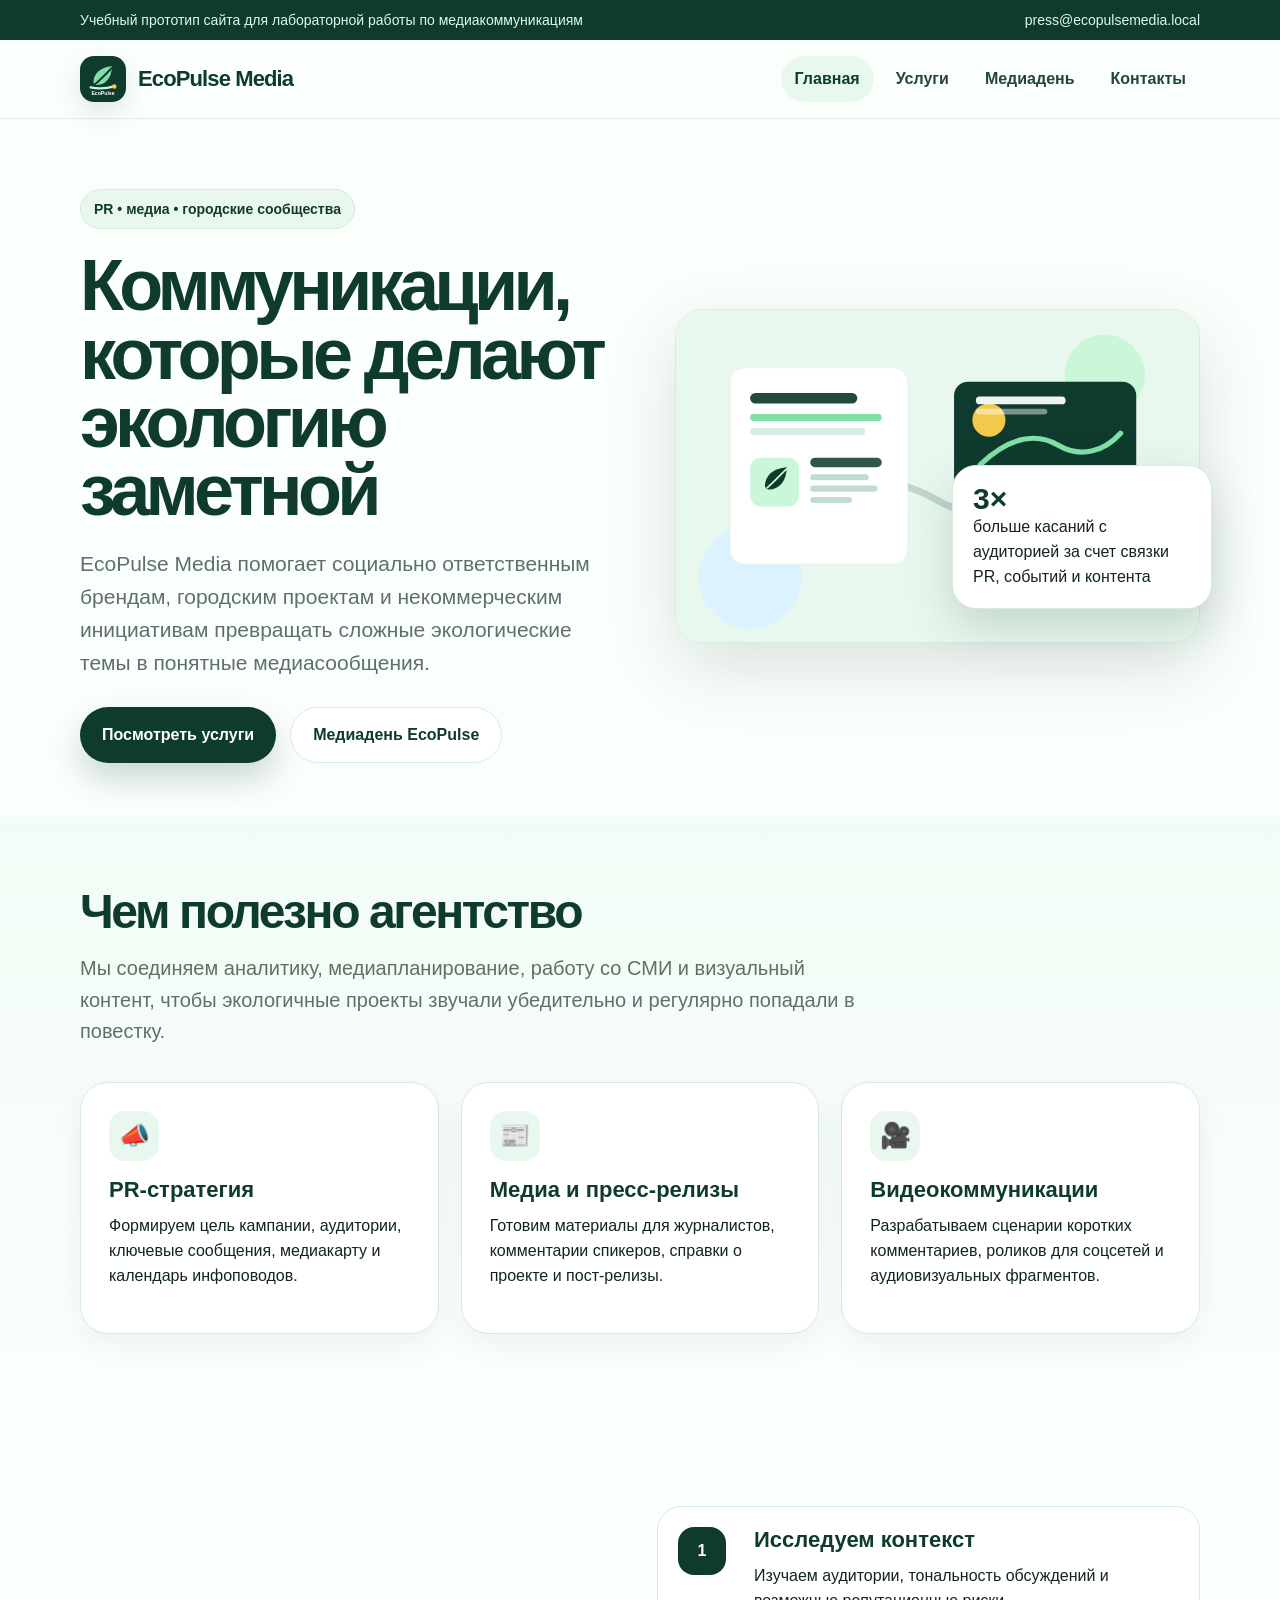
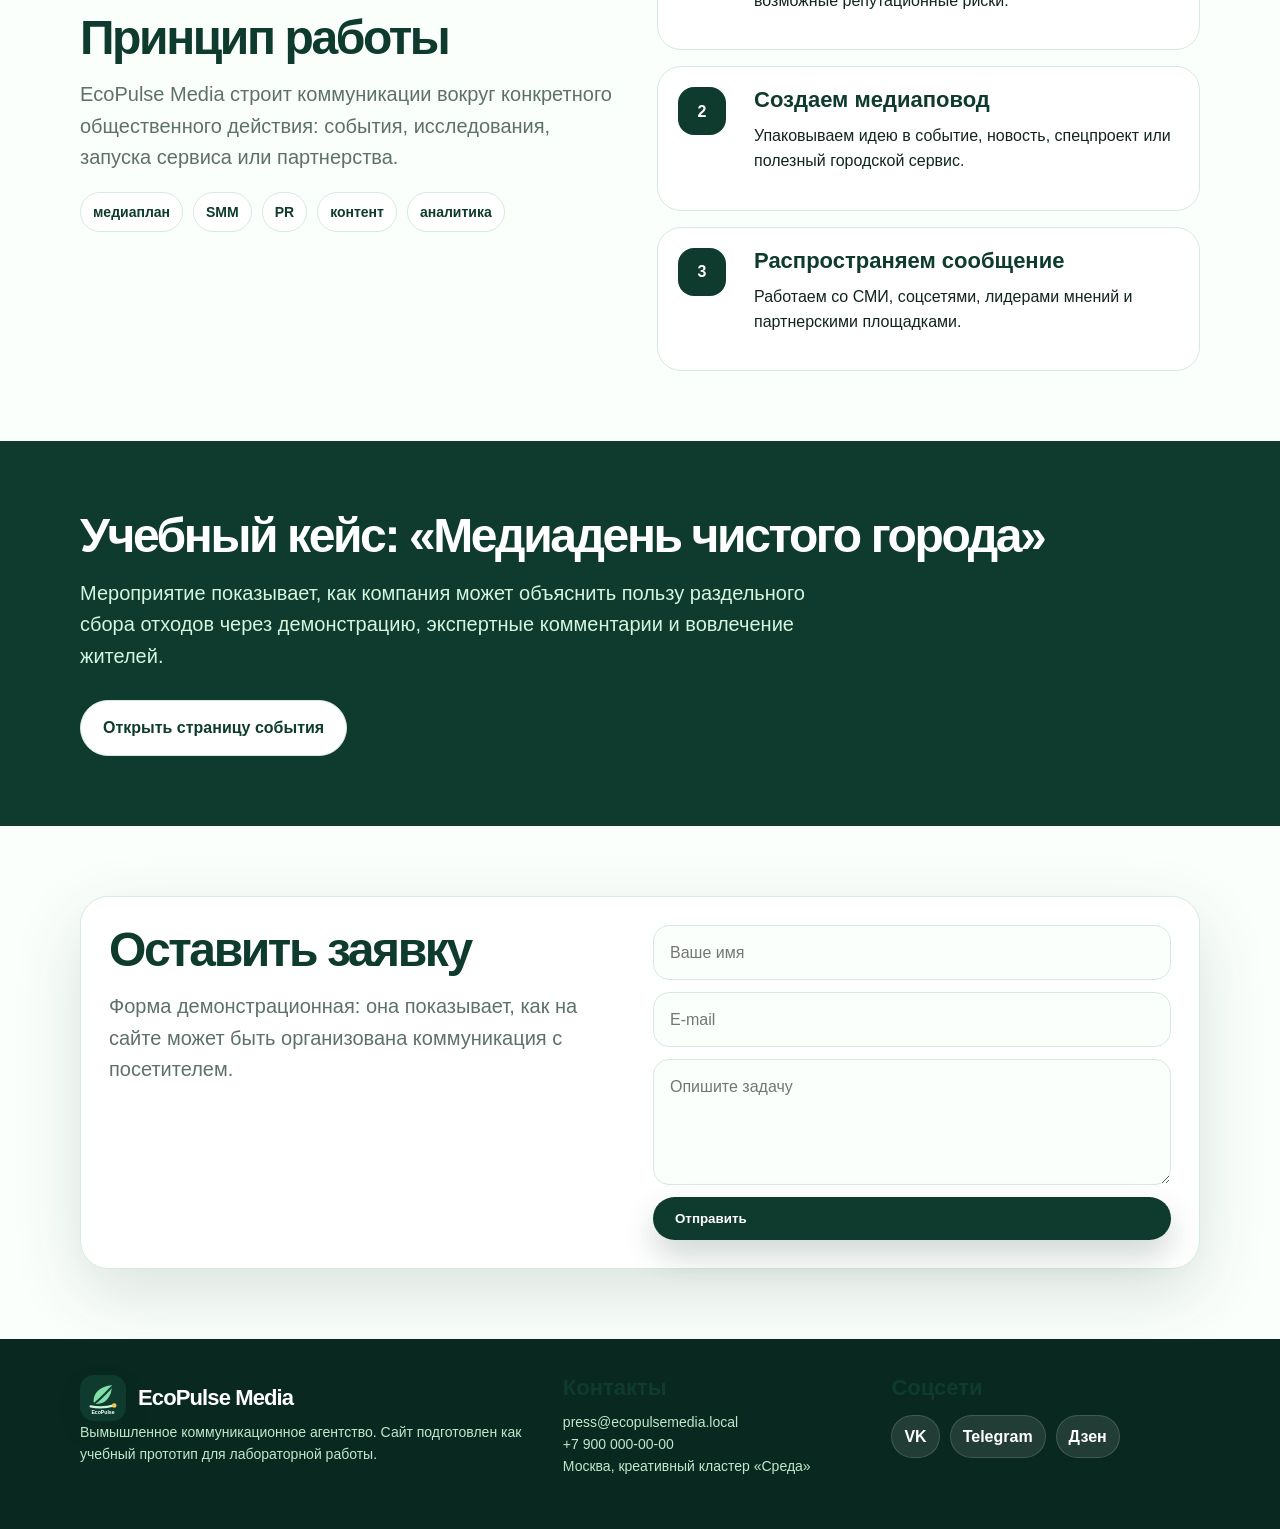
<file: index.html>
<!doctype html>
<html lang="ru">
<head>
  <meta charset="utf-8">
  <meta name="viewport" content="width=device-width, initial-scale=1">
  <meta name="description" content="EcoPulse Media — учебный сайт вымышленной компании в сфере медиакоммуникаций и PR.">
  <title>EcoPulse Media — коммуникации для экологичных инициатив</title>
  <link rel="stylesheet" href="style.css">
</head>
<body>
  <div class="topbar"><div class="container"><span>Учебный прототип сайта для лабораторной работы по медиакоммуникациям</span><span>press@ecopulsemedia.local</span></div></div>
  <header class="header">
    <div class="container navrow">
      <a class="logo" href="index.html"><img src="assets/logo.svg" alt="Логотип EcoPulse Media">EcoPulse Media</a>
      <button class="burger" type="button">Меню</button>
      <nav class="menu" aria-label="Главное меню">
        <a href="index.html" class="active">Главная</a>
        <a href="services.html" class="">Услуги</a>
        <a href="event.html" class="">Медиадень</a>
        <a href="#contacts">Контакты</a>
      </nav>
    </div>
  </header>

  <main>
    <section class="hero">
      <div class="container hero-grid">
        <div>
          <span class="kicker">PR • медиа • городские сообщества</span>
          <h1>Коммуникации, которые делают экологию заметной</h1>
          <p>EcoPulse Media помогает социально ответственным брендам, городским проектам и некоммерческим инициативам превращать сложные экологические темы в понятные медиасообщения.</p>
          <div class="actions"><a class="btn" href="services.html">Посмотреть услуги</a><a class="btn secondary" href="event.html">Медиадень EcoPulse</a></div>
        </div>
        <div class="hero-card">
          <img src="assets/hero-media.svg" alt="Иллюстрация медиапроекта EcoPulse Media">
          <div class="floating"><strong>3×</strong> больше касаний с аудиторией за счет связки PR, событий и контента</div>
        </div>
      </div>
    </section>

    <section class="section soft">
      <div class="container">
        <h2>Чем полезно агентство</h2>
        <p class="lead">Мы соединяем аналитику, медиапланирование, работу со СМИ и визуальный контент, чтобы экологичные проекты звучали убедительно и регулярно попадали в повестку.</p>
        <div class="grid">
          <article class="card"><div class="icon">📣</div><h3>PR-стратегия</h3><p>Формируем цель кампании, аудитории, ключевые сообщения, медиакарту и календарь инфоповодов.</p></article>
          <article class="card"><div class="icon">📰</div><h3>Медиа и пресс-релизы</h3><p>Готовим материалы для журналистов, комментарии спикеров, справки о проекте и пост-релизы.</p></article>
          <article class="card"><div class="icon">🎥</div><h3>Видеокоммуникации</h3><p>Разрабатываем сценарии коротких комментариев, роликов для соцсетей и аудиовизуальных фрагментов.</p></article>
        </div>
      </div>
    </section>

    <section class="section">
      <div class="container split">
        <div>
          <h2>Принцип работы</h2>
          <p class="lead">EcoPulse Media строит коммуникации вокруг конкретного общественного действия: события, исследования, запуска сервиса или партнерства.</p>
          <div class="tags"><span class="tag">медиаплан</span><span class="tag">SMM</span><span class="tag">PR</span><span class="tag">контент</span><span class="tag">аналитика</span></div>
        </div>
        <div class="steps">
          <div class="step"><div><h3>Исследуем контекст</h3><p>Изучаем аудитории, тональность обсуждений и возможные репутационные риски.</p></div></div>
          <div class="step"><div><h3>Создаем медиаповод</h3><p>Упаковываем идею в событие, новость, спецпроект или полезный городской сервис.</p></div></div>
          <div class="step"><div><h3>Распространяем сообщение</h3><p>Работаем со СМИ, соцсетями, лидерами мнений и партнерскими площадками.</p></div></div>
        </div>
      </div>
    </section>

    <section class="section dark">
      <div class="container">
        <h2>Учебный кейс: «Медиадень чистого города»</h2>
        <p class="lead">Мероприятие показывает, как компания может объяснить пользу раздельного сбора отходов через демонстрацию, экспертные комментарии и вовлечение жителей.</p>
        <div class="actions"><a class="btn secondary" href="event.html">Открыть страницу события</a></div>
      </div>
    </section>

    <section class="section">
      <div class="container contact-box">
        <div>
          <h2>Оставить заявку</h2>
          <p class="lead">Форма демонстрационная: она показывает, как на сайте может быть организована коммуникация с посетителем.</p>
        </div>
        <form class="form" data-form>
          <input type="text" placeholder="Ваше имя" required>
          <input type="email" placeholder="E-mail" required>
          <textarea placeholder="Опишите задачу"></textarea>
          <button class="btn" type="submit">Отправить</button>
          <div class="notice">Заявка принята в учебном режиме.</div>
        </form>
      </div>
    </section>
  </main>

  <footer class="footer" id="contacts">
    <div class="container footgrid">
      <div>
        <a class="logo" href="index.html"><img src="assets/logo.svg" alt="Логотип EcoPulse Media">EcoPulse Media</a>
        <p class="small">Вымышленное коммуникационное агентство. Сайт подготовлен как учебный прототип для лабораторной работы.</p>
      </div>
      <div>
        <h3>Контакты</h3>
        <p class="small">press@ecopulsemedia.local<br>+7 900 000-00-00<br>Москва, креативный кластер «Среда»</p>
      </div>
      <div>
        <h3>Соцсети</h3>
        <div class="socials"><a href="#">VK</a><a href="#">Telegram</a><a href="#">Дзен</a></div>
      </div>
    </div>
  </footer>
  <script src="script.js"></script>
</body>
</html>
</file>
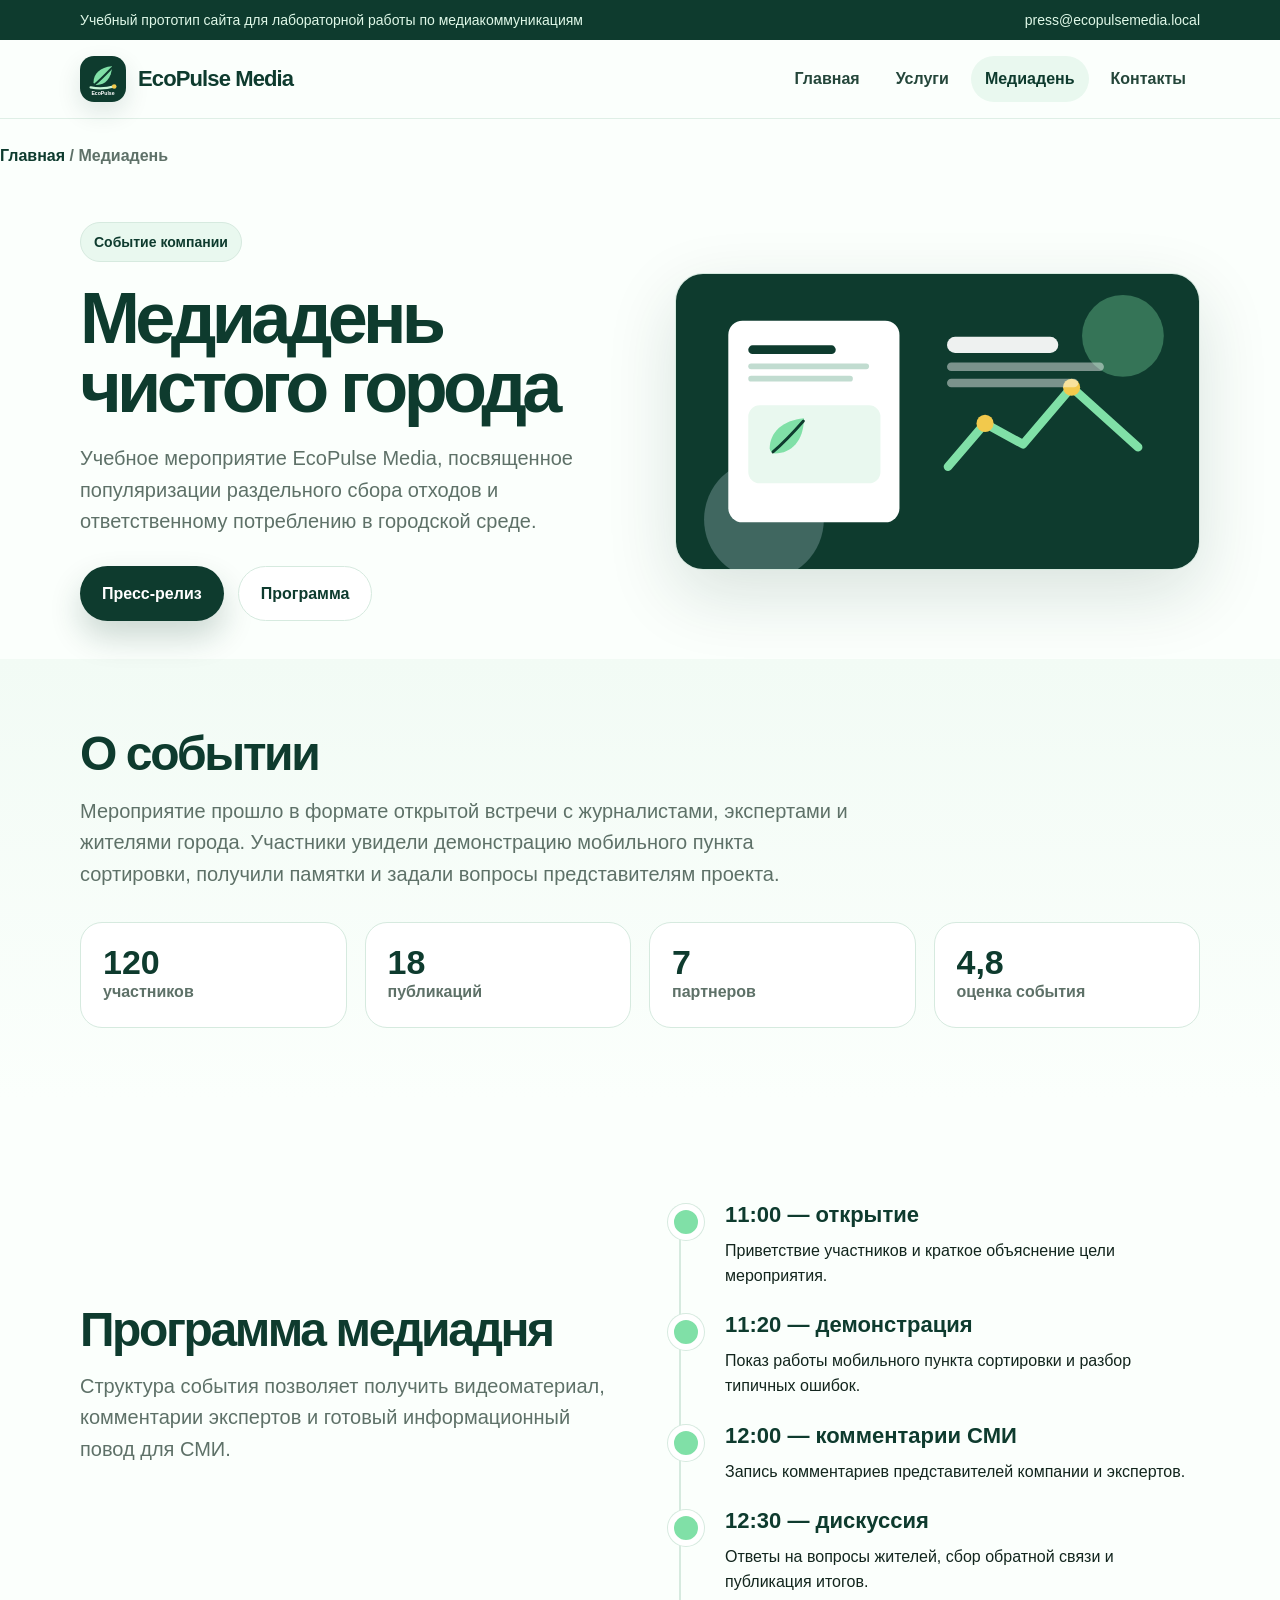
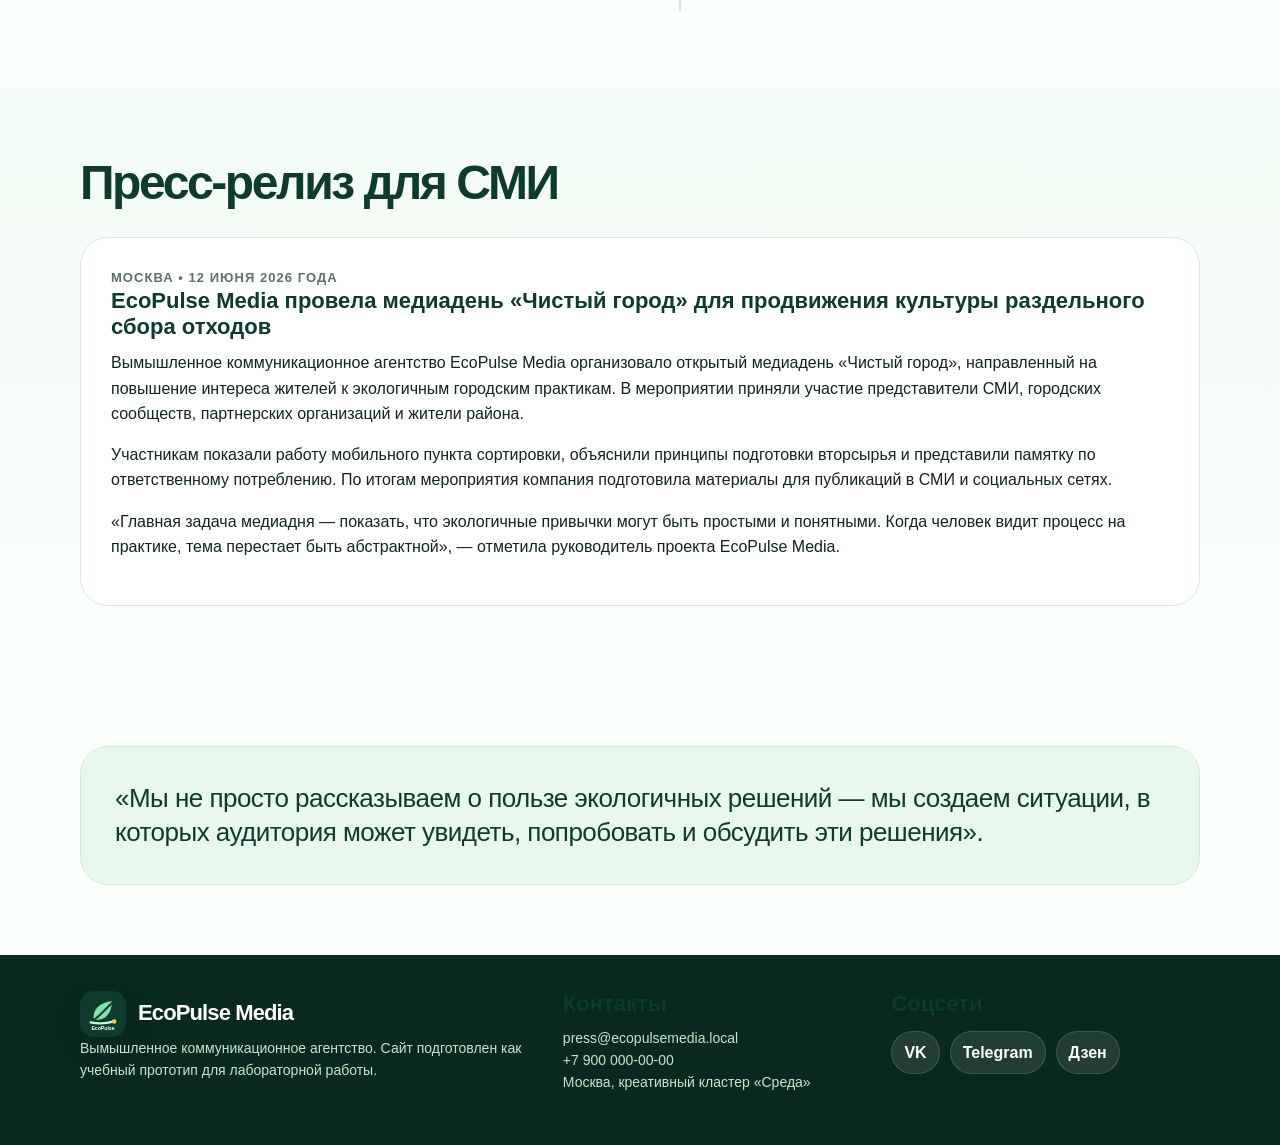
<file: event.html>
<!doctype html>
<html lang="ru">
<head>
  <meta charset="utf-8">
  <meta name="viewport" content="width=device-width, initial-scale=1">
  <meta name="description" content="EcoPulse Media — учебный сайт вымышленной компании в сфере медиакоммуникаций и PR.">
  <title>Медиадень чистого города — EcoPulse Media</title>
  <link rel="stylesheet" href="style.css">
</head>
<body>
  <div class="topbar"><div class="container"><span>Учебный прототип сайта для лабораторной работы по медиакоммуникациям</span><span>press@ecopulsemedia.local</span></div></div>
  <header class="header">
    <div class="container navrow">
      <a class="logo" href="index.html"><img src="assets/logo.svg" alt="Логотип EcoPulse Media">EcoPulse Media</a>
      <button class="burger" type="button">Меню</button>
      <nav class="menu" aria-label="Главное меню">
        <a href="index.html" class="">Главная</a>
        <a href="services.html" class="">Услуги</a>
        <a href="event.html" class="active">Медиадень</a>
        <a href="#contacts">Контакты</a>
      </nav>
    </div>
  </header>

  <main>
    <div class="container breadcrumbs"><a href="index.html">Главная</a> / Медиадень</div>
    <section class="pagehead">
      <div class="container hero-grid">
        <div>
          <span class="kicker">Событие компании</span>
          <h1>Медиадень чистого города</h1>
          <p class="lead">Учебное мероприятие EcoPulse Media, посвященное популяризации раздельного сбора отходов и ответственному потреблению в городской среде.</p>
          <div class="actions"><a class="btn" href="#press">Пресс-релиз</a><a class="btn secondary" href="#program">Программа</a></div>
        </div>
        <div class="visual"><img src="assets/event.svg" alt="Иллюстрация мероприятия EcoPulse Media"></div>
      </div>
    </section>

    <section class="section soft">
      <div class="container">
        <h2>О событии</h2>
        <p class="lead">Мероприятие прошло в формате открытой встречи с журналистами, экспертами и жителями города. Участники увидели демонстрацию мобильного пункта сортировки, получили памятки и задали вопросы представителям проекта.</p>
        <div class="stats">
          <div class="stat"><strong>120</strong><span>участников</span></div>
          <div class="stat"><strong>18</strong><span>публикаций</span></div>
          <div class="stat"><strong>7</strong><span>партнеров</span></div>
          <div class="stat"><strong>4,8</strong><span>оценка события</span></div>
        </div>
      </div>
    </section>

    <section class="section" id="program">
      <div class="container split">
        <div>
          <h2>Программа медиадня</h2>
          <p class="lead">Структура события позволяет получить видеоматериал, комментарии экспертов и готовый информационный повод для СМИ.</p>
        </div>
        <div class="timeline">
          <div class="timeitem"><h3>11:00 — открытие</h3><p>Приветствие участников и краткое объяснение цели мероприятия.</p></div>
          <div class="timeitem"><h3>11:20 — демонстрация</h3><p>Показ работы мобильного пункта сортировки и разбор типичных ошибок.</p></div>
          <div class="timeitem"><h3>12:00 — комментарии СМИ</h3><p>Запись комментариев представителей компании и экспертов.</p></div>
          <div class="timeitem"><h3>12:30 — дискуссия</h3><p>Ответы на вопросы жителей, сбор обратной связи и публикация итогов.</p></div>
        </div>
      </div>
    </section>

    <section class="section soft" id="press">
      <div class="container">
        <h2>Пресс-релиз для СМИ</h2>
        <article class="press">
          <div class="press-meta">Москва • 12 июня 2026 года</div>
          <h3>EcoPulse Media провела медиадень «Чистый город» для продвижения культуры раздельного сбора отходов</h3>
          <p>Вымышленное коммуникационное агентство EcoPulse Media организовало открытый медиадень «Чистый город», направленный на повышение интереса жителей к экологичным городским практикам. В мероприятии приняли участие представители СМИ, городских сообществ, партнерских организаций и жители района.</p>
          <p>Участникам показали работу мобильного пункта сортировки, объяснили принципы подготовки вторсырья и представили памятку по ответственному потреблению. По итогам мероприятия компания подготовила материалы для публикаций в СМИ и социальных сетях.</p>
          <p>«Главная задача медиадня — показать, что экологичные привычки могут быть простыми и понятными. Когда человек видит процесс на практике, тема перестает быть абстрактной», — отметила руководитель проекта EcoPulse Media.</p>
        </article>
      </div>
    </section>

    <section class="section">
      <div class="container">
        <div class="quote">«Мы не просто рассказываем о пользе экологичных решений — мы создаем ситуации, в которых аудитория может увидеть, попробовать и обсудить эти решения».</div>
      </div>
    </section>
  </main>

  <footer class="footer" id="contacts">
    <div class="container footgrid">
      <div>
        <a class="logo" href="index.html"><img src="assets/logo.svg" alt="Логотип EcoPulse Media">EcoPulse Media</a>
        <p class="small">Вымышленное коммуникационное агентство. Сайт подготовлен как учебный прототип для лабораторной работы.</p>
      </div>
      <div>
        <h3>Контакты</h3>
        <p class="small">press@ecopulsemedia.local<br>+7 900 000-00-00<br>Москва, креативный кластер «Среда»</p>
      </div>
      <div>
        <h3>Соцсети</h3>
        <div class="socials"><a href="#">VK</a><a href="#">Telegram</a><a href="#">Дзен</a></div>
      </div>
    </div>
  </footer>
  <script src="script.js"></script>
</body>
</html>
</file>
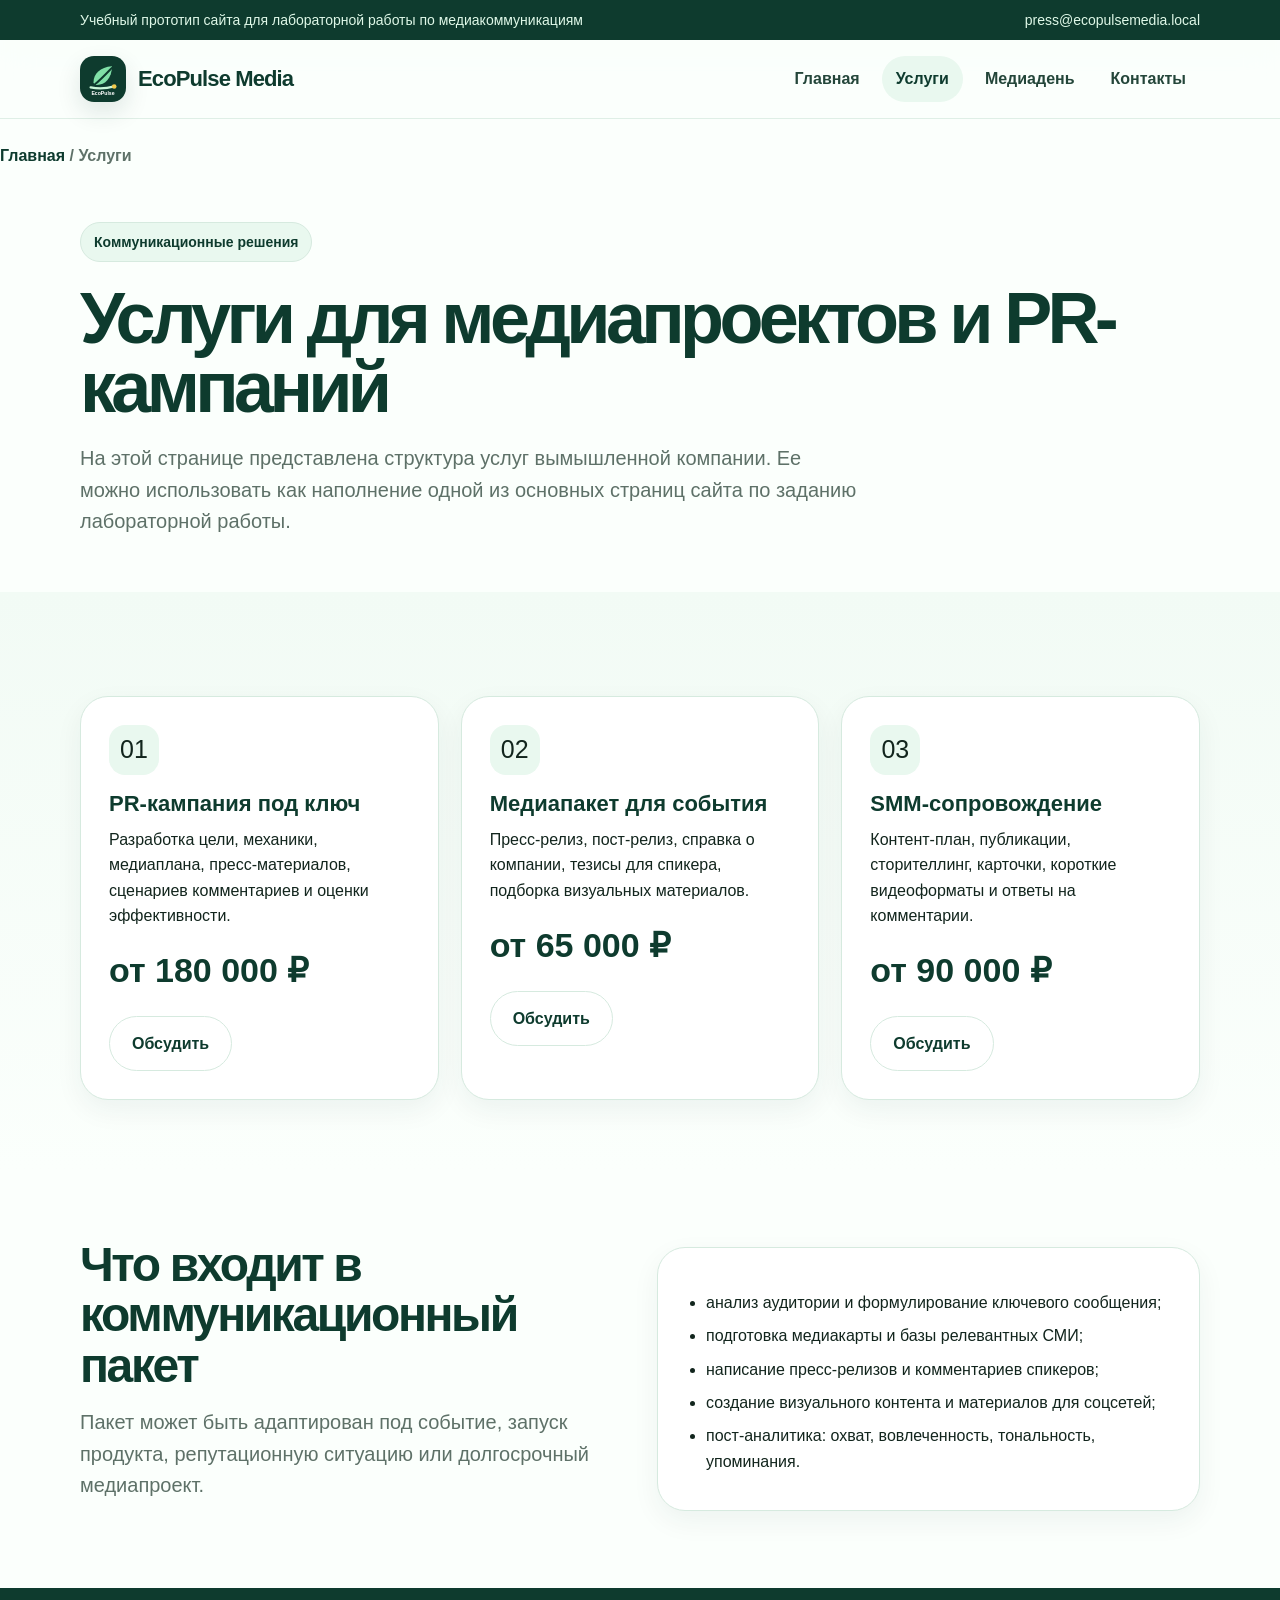
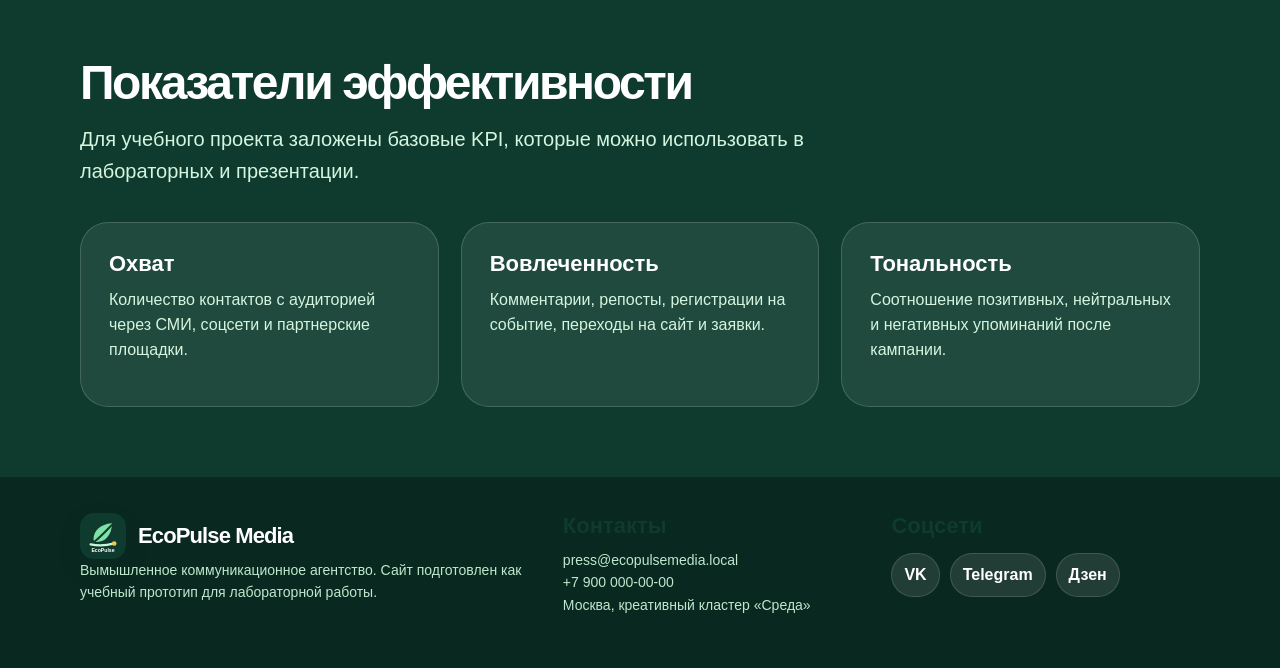
<file: services.html>
<!doctype html>
<html lang="ru">
<head>
  <meta charset="utf-8">
  <meta name="viewport" content="width=device-width, initial-scale=1">
  <meta name="description" content="EcoPulse Media — учебный сайт вымышленной компании в сфере медиакоммуникаций и PR.">
  <title>Услуги — EcoPulse Media</title>
  <link rel="stylesheet" href="style.css">
</head>
<body>
  <div class="topbar"><div class="container"><span>Учебный прототип сайта для лабораторной работы по медиакоммуникациям</span><span>press@ecopulsemedia.local</span></div></div>
  <header class="header">
    <div class="container navrow">
      <a class="logo" href="index.html"><img src="assets/logo.svg" alt="Логотип EcoPulse Media">EcoPulse Media</a>
      <button class="burger" type="button">Меню</button>
      <nav class="menu" aria-label="Главное меню">
        <a href="index.html" class="">Главная</a>
        <a href="services.html" class="active">Услуги</a>
        <a href="event.html" class="">Медиадень</a>
        <a href="#contacts">Контакты</a>
      </nav>
    </div>
  </header>

  <main>
    <div class="container breadcrumbs"><a href="index.html">Главная</a> / Услуги</div>
    <section class="pagehead">
      <div class="container">
        <span class="kicker">Коммуникационные решения</span>
        <h1>Услуги для медиапроектов и PR-кампаний</h1>
        <p class="lead">На этой странице представлена структура услуг вымышленной компании. Ее можно использовать как наполнение одной из основных страниц сайта по заданию лабораторной работы.</p>
      </div>
    </section>

    <section class="section soft">
      <div class="container">
        <div class="grid">
          <article class="card"><div class="icon">01</div><h3>PR-кампания под ключ</h3><p>Разработка цели, механики, медиаплана, пресс-материалов, сценариев комментариев и оценки эффективности.</p><div class="price">от 180 000 ₽</div><a class="btn secondary" href="#contacts">Обсудить</a></article>
          <article class="card"><div class="icon">02</div><h3>Медиапакет для события</h3><p>Пресс-релиз, пост-релиз, справка о компании, тезисы для спикера, подборка визуальных материалов.</p><div class="price">от 65 000 ₽</div><a class="btn secondary" href="#contacts">Обсудить</a></article>
          <article class="card"><div class="icon">03</div><h3>SMM-сопровождение</h3><p>Контент-план, публикации, сторителлинг, карточки, короткие видеоформаты и ответы на комментарии.</p><div class="price">от 90 000 ₽</div><a class="btn secondary" href="#contacts">Обсудить</a></article>
        </div>
      </div>
    </section>

    <section class="section">
      <div class="container split">
        <div>
          <h2>Что входит в коммуникационный пакет</h2>
          <p class="lead">Пакет может быть адаптирован под событие, запуск продукта, репутационную ситуацию или долгосрочный медиапроект.</p>
        </div>
        <div class="card">
          <ul class="list">
            <li>анализ аудитории и формулирование ключевого сообщения;</li>
            <li>подготовка медиакарты и базы релевантных СМИ;</li>
            <li>написание пресс-релизов и комментариев спикеров;</li>
            <li>создание визуального контента и материалов для соцсетей;</li>
            <li>пост-аналитика: охват, вовлеченность, тональность, упоминания.</li>
          </ul>
        </div>
      </div>
    </section>

    <section class="section dark">
      <div class="container">
        <h2>Показатели эффективности</h2>
        <p class="lead">Для учебного проекта заложены базовые KPI, которые можно использовать в лабораторных и презентации.</p>
        <div class="grid">
          <article class="card"><h3>Охват</h3><p>Количество контактов с аудиторией через СМИ, соцсети и партнерские площадки.</p></article>
          <article class="card"><h3>Вовлеченность</h3><p>Комментарии, репосты, регистрации на событие, переходы на сайт и заявки.</p></article>
          <article class="card"><h3>Тональность</h3><p>Соотношение позитивных, нейтральных и негативных упоминаний после кампании.</p></article>
        </div>
      </div>
    </section>
  </main>

  <footer class="footer" id="contacts">
    <div class="container footgrid">
      <div>
        <a class="logo" href="index.html"><img src="assets/logo.svg" alt="Логотип EcoPulse Media">EcoPulse Media</a>
        <p class="small">Вымышленное коммуникационное агентство. Сайт подготовлен как учебный прототип для лабораторной работы.</p>
      </div>
      <div>
        <h3>Контакты</h3>
        <p class="small">press@ecopulsemedia.local<br>+7 900 000-00-00<br>Москва, креативный кластер «Среда»</p>
      </div>
      <div>
        <h3>Соцсети</h3>
        <div class="socials"><a href="#">VK</a><a href="#">Telegram</a><a href="#">Дзен</a></div>
      </div>
    </div>
  </footer>
  <script src="script.js"></script>
</body>
</html>
</file>
<file: style.css>
:root{
  --green:#0e3b2e;
  --green-2:#176146;
  --mint:#80e0a7;
  --mint-soft:#e9f8ef;
  --blue-soft:#ddf2ff;
  --yellow:#f2c94c;
  --text:#12251d;
  --muted:#5e7168;
  --line:#d6eadf;
  --white:#fff;
  --shadow:0 24px 70px rgba(14,59,46,.14);
  --radius:28px;
}
*{box-sizing:border-box}
html{scroll-behavior:smooth}
body{margin:0;font-family:Inter, Arial, Helvetica, sans-serif;color:var(--text);background:#fbfffc;line-height:1.58}
a{color:inherit;text-decoration:none}
img{max-width:100%;display:block}
.container{width:min(1120px, calc(100% - 40px));margin:0 auto}
.topbar{background:var(--green);color:#dff8e8;font-size:14px;padding:9px 0}
.topbar .container{display:flex;justify-content:space-between;gap:20px;align-items:center}
.header{position:sticky;top:0;z-index:20;background:rgba(251,255,252,.86);backdrop-filter:blur(18px);border-bottom:1px solid rgba(214,234,223,.75)}
.navrow{height:78px;display:flex;align-items:center;justify-content:space-between;gap:20px}
.logo{display:flex;align-items:center;gap:12px;font-weight:900;letter-spacing:-.04em;font-size:22px;color:var(--green)}
.logo img{width:46px;height:46px;border-radius:14px;box-shadow:0 10px 24px rgba(14,59,46,.12)}
.menu{display:flex;align-items:center;gap:8px}
.menu a{padding:10px 14px;border-radius:999px;font-weight:700;color:#24463a}
.menu a:hover,.menu a.active{background:var(--mint-soft);color:var(--green)}
.burger{display:none;border:0;background:var(--green);color:#fff;border-radius:12px;padding:10px 12px;font-weight:800;cursor:pointer}
.btn{display:inline-flex;align-items:center;gap:10px;border:0;border-radius:999px;background:var(--green);color:#fff;font-weight:800;padding:14px 22px;box-shadow:0 16px 32px rgba(14,59,46,.2);cursor:pointer}
.btn:hover{transform:translateY(-1px);background:var(--green-2)}
.btn.secondary{background:#fff;color:var(--green);border:1px solid var(--line);box-shadow:none}
.hero{padding:70px 0 54px;overflow:hidden}
.hero-grid{display:grid;grid-template-columns:1.02fr .98fr;gap:48px;align-items:center}
.kicker{display:inline-flex;align-items:center;gap:8px;padding:8px 13px;background:var(--mint-soft);border:1px solid var(--line);border-radius:999px;color:var(--green);font-weight:800;font-size:14px}
h1{font-size:clamp(42px,6vw,72px);line-height:.95;margin:22px 0 22px;letter-spacing:-.065em;color:var(--green)}
h2{font-size:clamp(30px,4vw,48px);line-height:1.05;letter-spacing:-.05em;margin:0 0 16px;color:var(--green)}
h3{font-size:22px;line-height:1.18;margin:0 0 10px;color:var(--green)}
p{margin:0 0 16px}.lead{font-size:20px;color:var(--muted);max-width:780px}.hero p{font-size:21px;color:var(--muted);max-width:650px}.actions{display:flex;gap:14px;flex-wrap:wrap;margin-top:28px}.hero-card{position:relative}.hero-card img{border-radius:var(--radius);box-shadow:var(--shadow);border:1px solid var(--line)}.floating{position:absolute;right:-12px;bottom:34px;background:#fff;border:1px solid var(--line);border-radius:24px;padding:18px 20px;box-shadow:0 18px 48px rgba(14,59,46,.18);max-width:260px}.floating strong{display:block;color:var(--green);font-size:30px;line-height:1}.section{padding:70px 0}.section.soft{background:linear-gradient(180deg,#f2fbf5 0%,#fbfffc 100%)}.section.dark{background:var(--green);color:#fff}.section.dark h2,.section.dark h3{color:#fff}.section.dark .lead{color:#d5f5df}.grid{display:grid;grid-template-columns:repeat(3,1fr);gap:22px;margin-top:34px}.grid.two{grid-template-columns:repeat(2,1fr)}.card{background:#fff;border:1px solid var(--line);border-radius:var(--radius);padding:28px;box-shadow:0 10px 28px rgba(14,59,46,.06)}.card .icon{width:50px;height:50px;border-radius:16px;background:var(--mint-soft);display:grid;place-items:center;font-size:25px;margin-bottom:16px}.dark .card{background:rgba(255,255,255,.08);border-color:rgba(255,255,255,.16);box-shadow:none}.dark .card p{color:#d5f5df}.steps{counter-reset:step;display:grid;gap:16px;margin-top:32px}.step{counter-increment:step;display:grid;grid-template-columns:58px 1fr;gap:18px;align-items:start;background:#fff;border:1px solid var(--line);border-radius:24px;padding:20px}.step:before{content:counter(step);width:48px;height:48px;border-radius:16px;background:var(--green);color:#fff;display:grid;place-items:center;font-weight:900}.tags{display:flex;flex-wrap:wrap;gap:10px;margin-top:18px}.tag{background:#fff;border:1px solid var(--line);border-radius:999px;padding:8px 12px;color:var(--green);font-weight:800;font-size:14px}.dark .tag{background:rgba(255,255,255,.1);border-color:rgba(255,255,255,.16);color:#fff}.split{display:grid;grid-template-columns:1fr 1fr;gap:34px;align-items:center}.visual{border-radius:var(--radius);overflow:hidden;border:1px solid var(--line);box-shadow:var(--shadow);background:#fff}.stats{display:grid;grid-template-columns:repeat(4,1fr);gap:18px;margin-top:32px}.stat{background:#fff;border:1px solid var(--line);border-radius:22px;padding:22px}.stat strong{font-size:34px;line-height:1;color:var(--green);display:block}.stat span{color:var(--muted);font-weight:700}.quote{font-size:26px;line-height:1.32;letter-spacing:-.02em;color:var(--green);background:var(--mint-soft);border-radius:var(--radius);padding:34px;border:1px solid var(--line)}.contact-box{display:grid;grid-template-columns:1fr 1fr;gap:26px;background:#fff;border:1px solid var(--line);border-radius:var(--radius);padding:28px;box-shadow:var(--shadow)}.form{display:grid;gap:12px}.form input,.form textarea{width:100%;border:1px solid var(--line);border-radius:16px;padding:14px 16px;font:inherit;background:#fbfffc}.form textarea{min-height:126px;resize:vertical}.notice{display:none;background:var(--mint-soft);border:1px solid var(--line);padding:12px 14px;border-radius:14px;color:var(--green);font-weight:800}.footer{background:#09281f;color:#dff8e8;padding:36px 0}.footgrid{display:grid;grid-template-columns:1.2fr .8fr .8fr;gap:20px}.footer a{color:#fff}.small{font-size:14px;color:#bfe8cd}.breadcrumbs{margin:24px 0 0;color:var(--muted);font-weight:700}.breadcrumbs a{color:var(--green)}.pagehead{padding:54px 0 38px}.price{font-size:34px;font-weight:900;color:var(--green);margin:8px 0 18px}.list{padding-left:20px;margin:14px 0 0}.list li{margin:8px 0}.timeline{position:relative;margin-top:34px}.timeline:before{content:"";position:absolute;left:22px;top:6px;bottom:6px;width:2px;background:var(--line)}.timeitem{position:relative;padding-left:68px;margin:0 0 24px}.timeitem:before{content:"";position:absolute;left:11px;top:2px;width:24px;height:24px;border-radius:50%;background:var(--mint);border:6px solid #fff;box-shadow:0 0 0 1px var(--line)}.press{background:#fff;border:1px solid var(--line);border-radius:var(--radius);padding:30px;margin-top:28px}.press-meta{color:var(--muted);font-weight:800;text-transform:uppercase;font-size:13px;letter-spacing:.08em}.socials{display:flex;gap:10px;flex-wrap:wrap;margin-top:14px}.socials a{background:rgba(255,255,255,.1);border:1px solid rgba(255,255,255,.14);border-radius:999px;padding:8px 12px;font-weight:800}
@media(max-width:900px){.topbar .container{display:block}.hero-grid,.split,.contact-box{grid-template-columns:1fr}.grid,.grid.two,.stats{grid-template-columns:1fr 1fr}.footgrid{grid-template-columns:1fr}.floating{position:static;margin-top:16px}.hero{padding-top:42px}}
@media(max-width:680px){.container{width:min(100% - 28px,1120px)}.navrow{height:auto;min-height:72px}.burger{display:block}.menu{display:none;position:absolute;left:14px;right:14px;top:72px;background:#fff;border:1px solid var(--line);border-radius:20px;padding:10px;box-shadow:var(--shadow);flex-direction:column;align-items:stretch}.menu.open{display:flex}.menu a{border-radius:14px}.grid,.grid.two,.stats{grid-template-columns:1fr}.hero p,.lead{font-size:18px}.section{padding:48px 0}.topbar{display:none}.actions{flex-direction:column}.btn{justify-content:center}.footgrid{gap:28px}}
</file>
